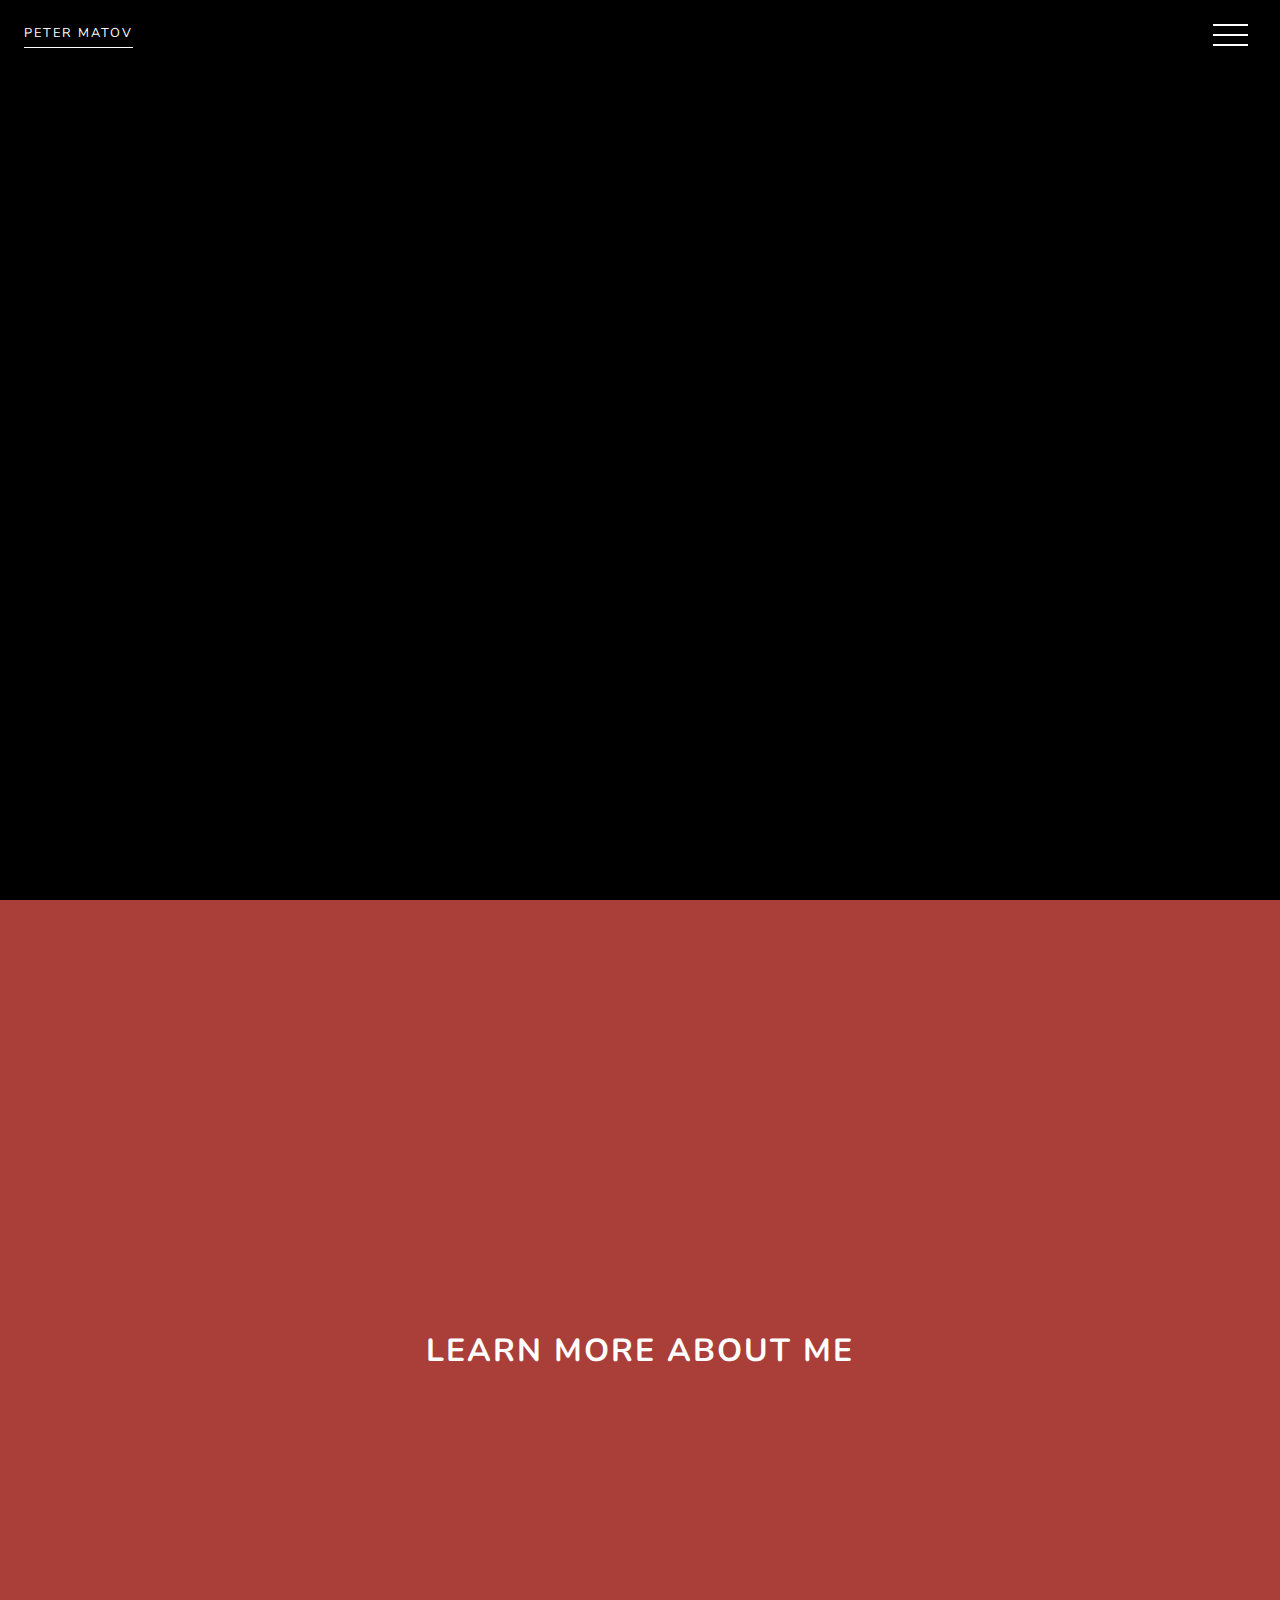
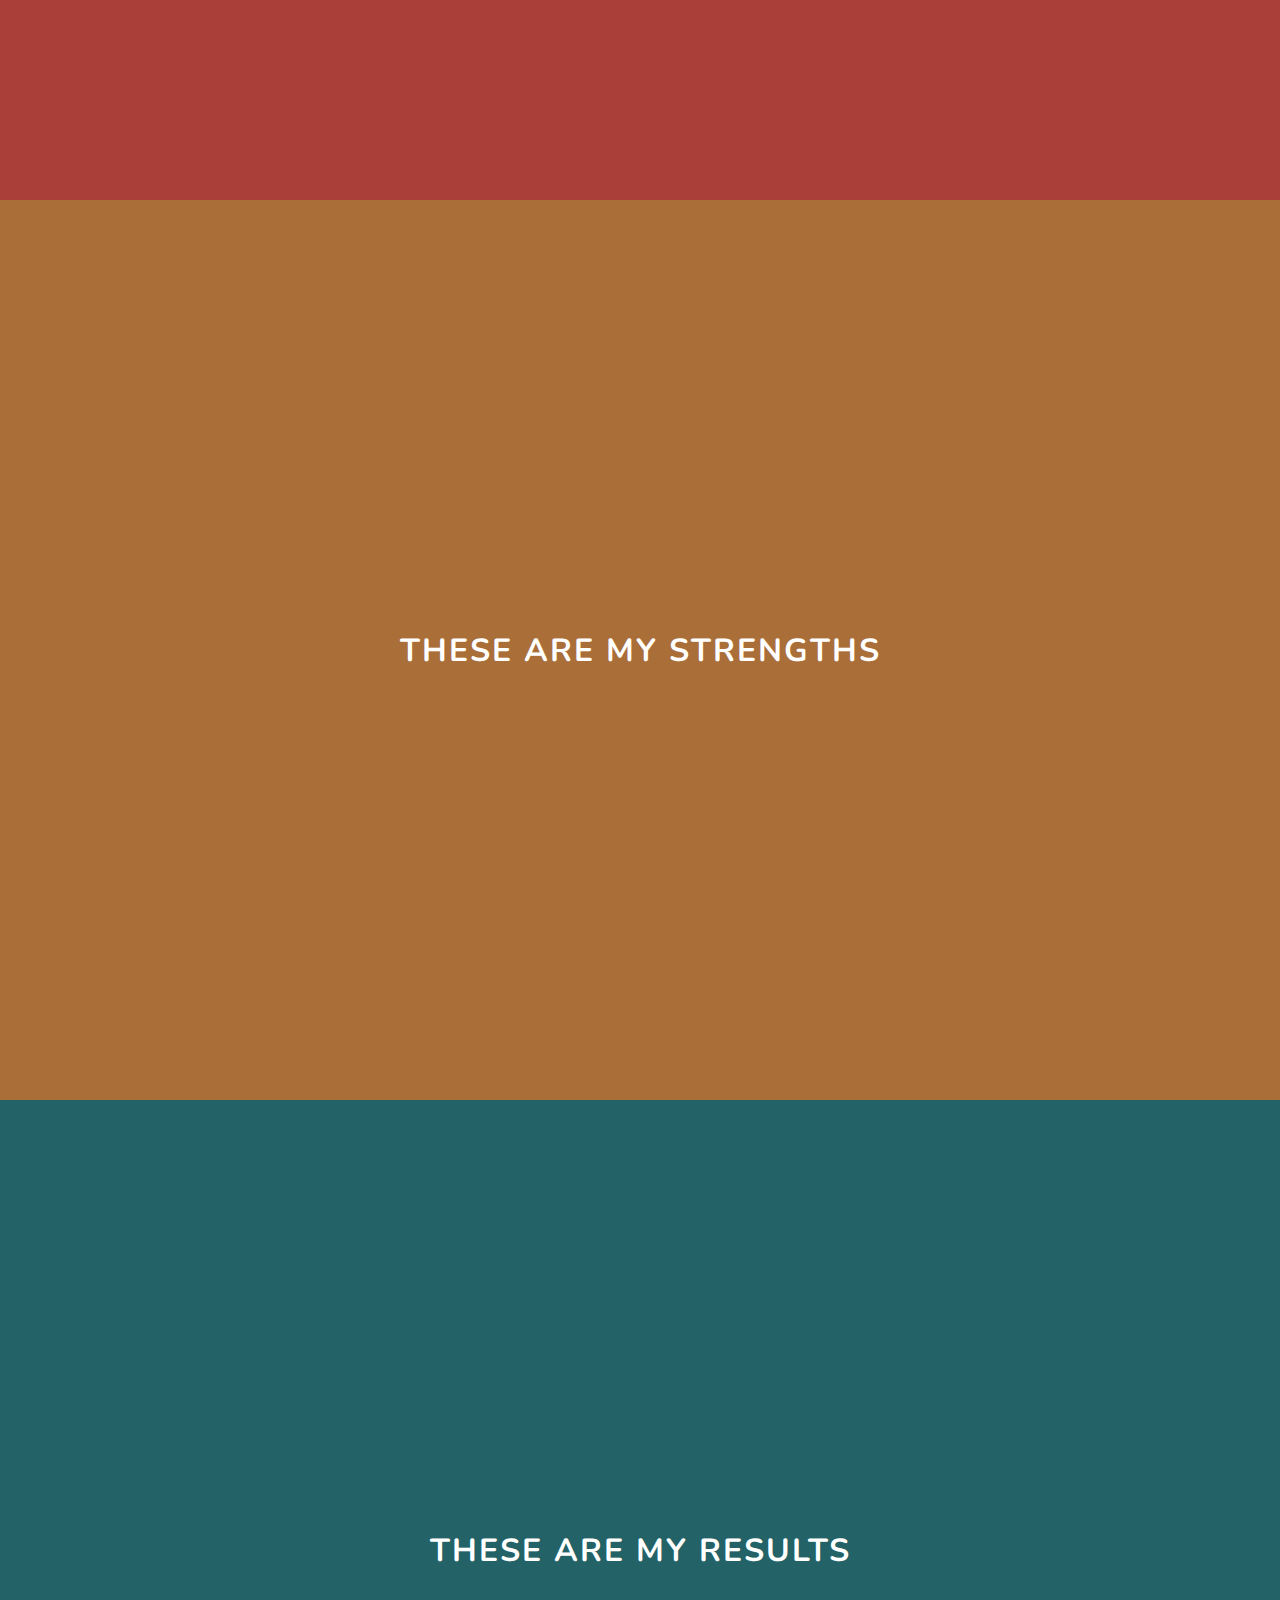
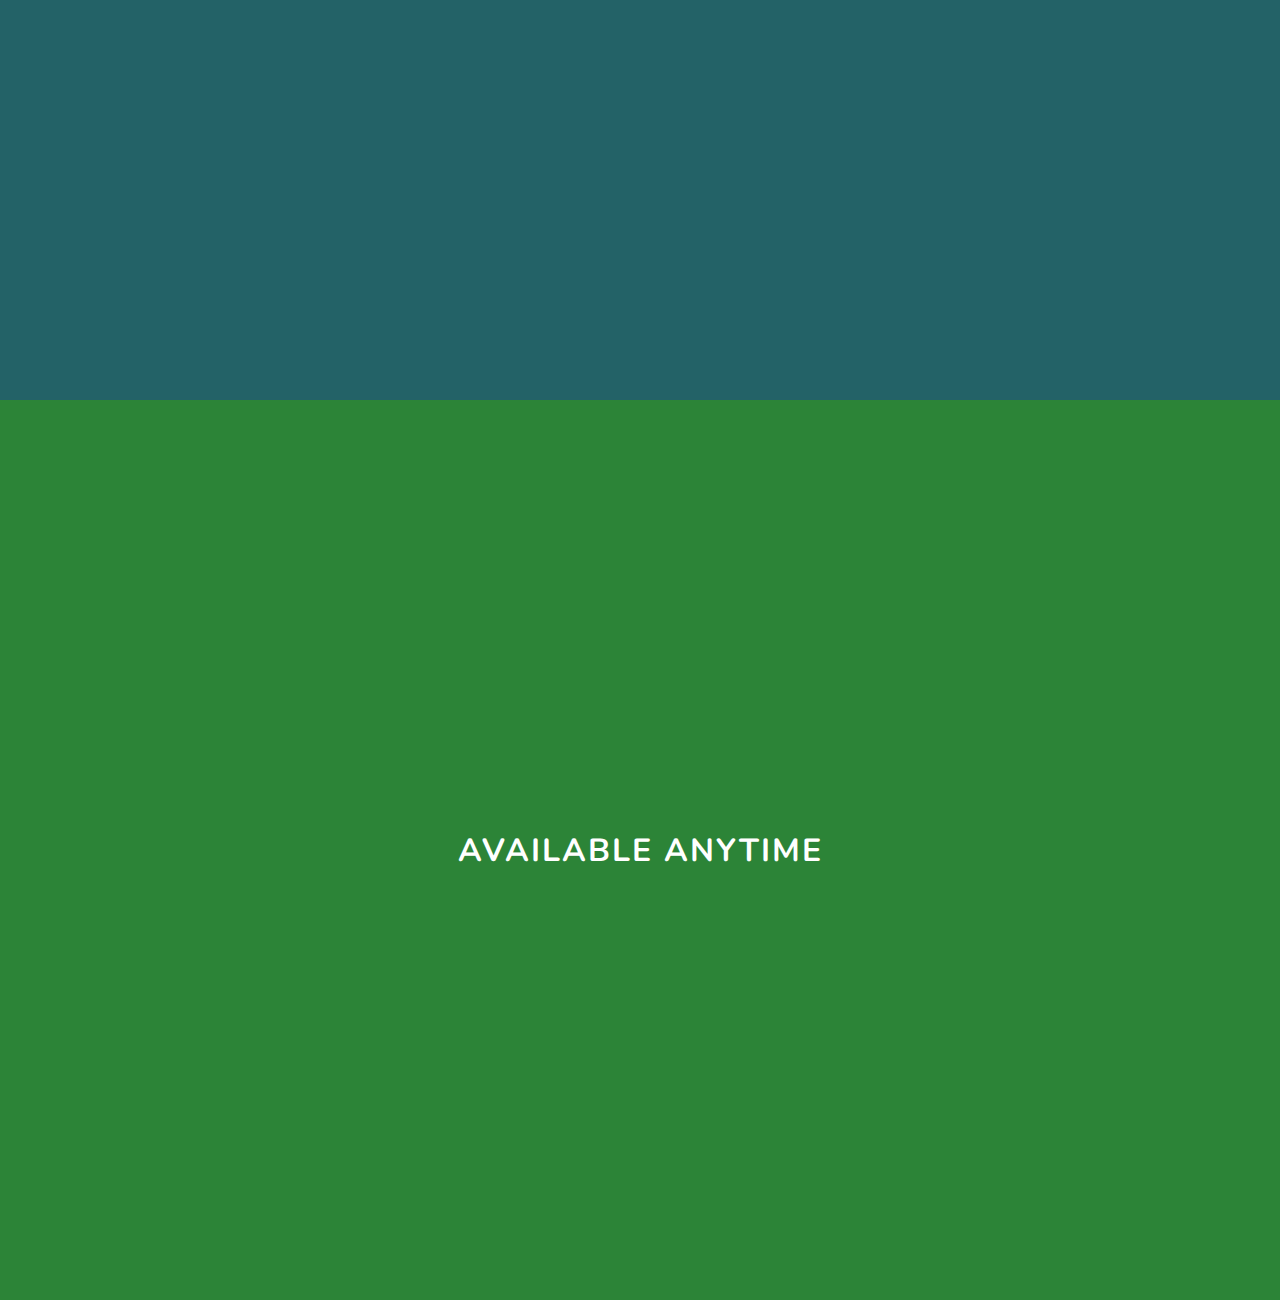
<file: Animated-Navigation/index.html>
<!DOCTYPE html>
<html lang="en">
<head>
  <meta charset="UTF-8">
  <meta name="viewport" content="width=device-width, initial-scale=1.0">
  <title>Animated Navigation</title>
  <link rel="icon" type="image/png" href="favicon.png">
  <link rel="stylesheet" href="style.css">
</head>
<body>
  <!-- Menu Overlay -->
  <div class="overlay overlay-slide-left" id="overlay">
    <!-- Menu Items -->
    <nav>
      <ul>
        <li id="nav-1" class="slide-out-1"><a href="#">Home</a></li>
        <li id="nav-2" class="slide-out-2"><a href="#about">About</a></li>
        <li id="nav-3" class="slide-out-3"><a href="#skills">Skills</a></li>
        <li id="nav-4" class="slide-out-4"><a href="#projects">Projects</a></li>
        <li id="nav-5" class="slide-out-5"><a href="#contact">Contact</a></li>
      </ul>
    </nav>
  </div>
  <!-- Menu Bars -->
  <div class="menu-bars" id="menu-bars">
    <div class="bar1"></div>
    <div class="bar2"></div>
    <div class="bar3"></div>
  </div>
  <!-- Sections -->
  <section id="home"><a  target="_blank">Peter Matov</a></section>
  <section id="about"><h1>Learn More About Me</h1></section>
  <section id="skills"><h1>These Are My Strengths</h1></section>
  <section id="projects"><h1>These Are My Results</h1></section>
  <section id="contact"><h1>Available Anytime</h1></section>
  <!-- Script -->
  <script src="script.js"></script>
</body>
</html>
</file>
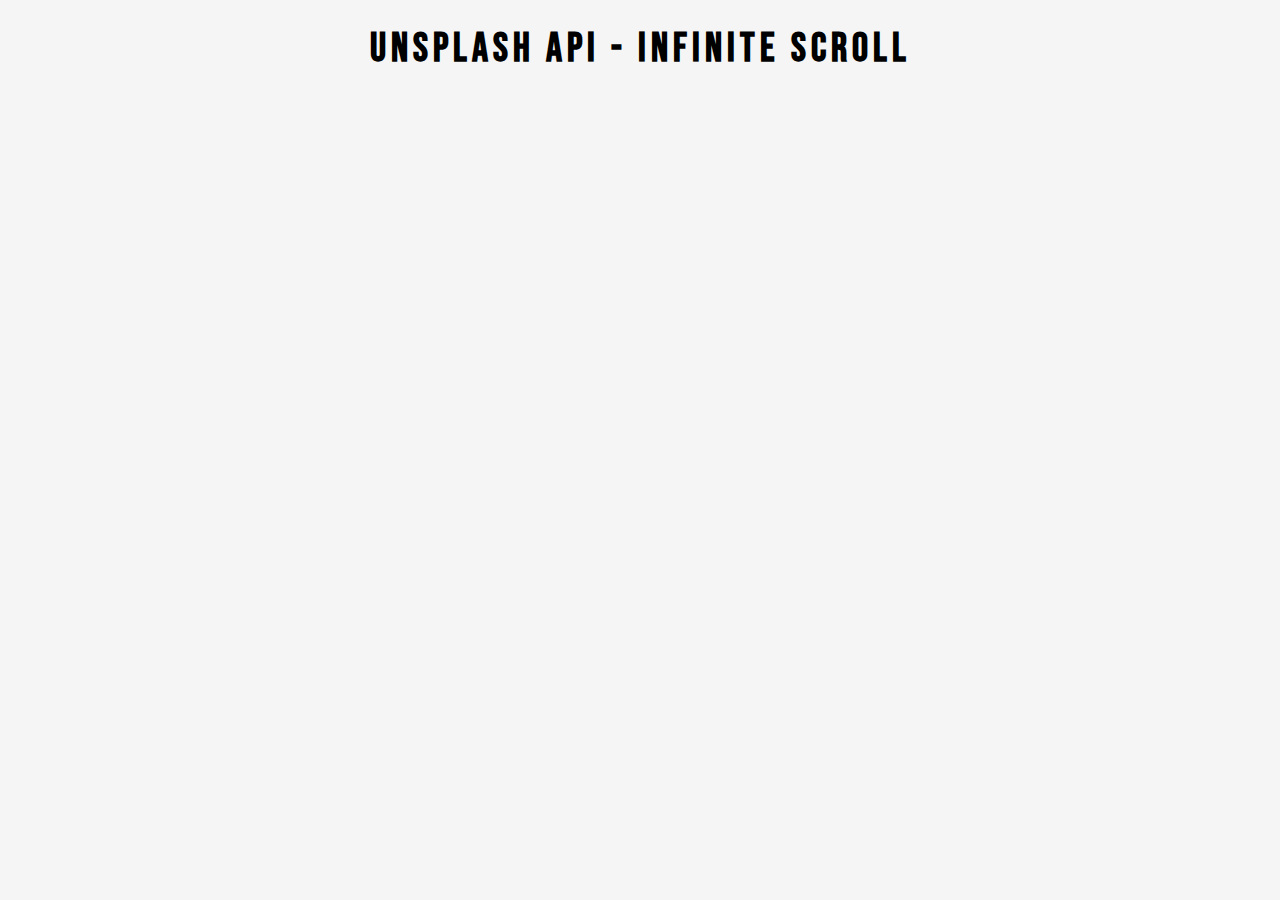
<file: Infinite-Scroll/index.html>
<!DOCTYPE html>
<html lang="en">
<head>
    <meta charset="UTF-8">
    <meta name="viewport" content="width=device-width, initial-scale=1.0">
    <title>Infinite Scroll</title>
    <link rel="icon" type="image/png" href="https://s2.googleusercontent.com/s2/favicons?domain=www.jacinto.design">
    <link rel="stylesheet" href="style.css">
</head>
<body>
    <!-- Title -->
    <h1>Unsplash API - Infinite Scroll</h1>
    <!-- Loader -->
    <div class="loader" id="loader" hidden>
        <img src="loader.svg" alt="Loading">
    </div>
    <!-- Image Container -->
    <div class="image-container" id="image-container"></div>
    <!-- Script -->
    <script src="script.js"></script>
</body>
</html>
</file>
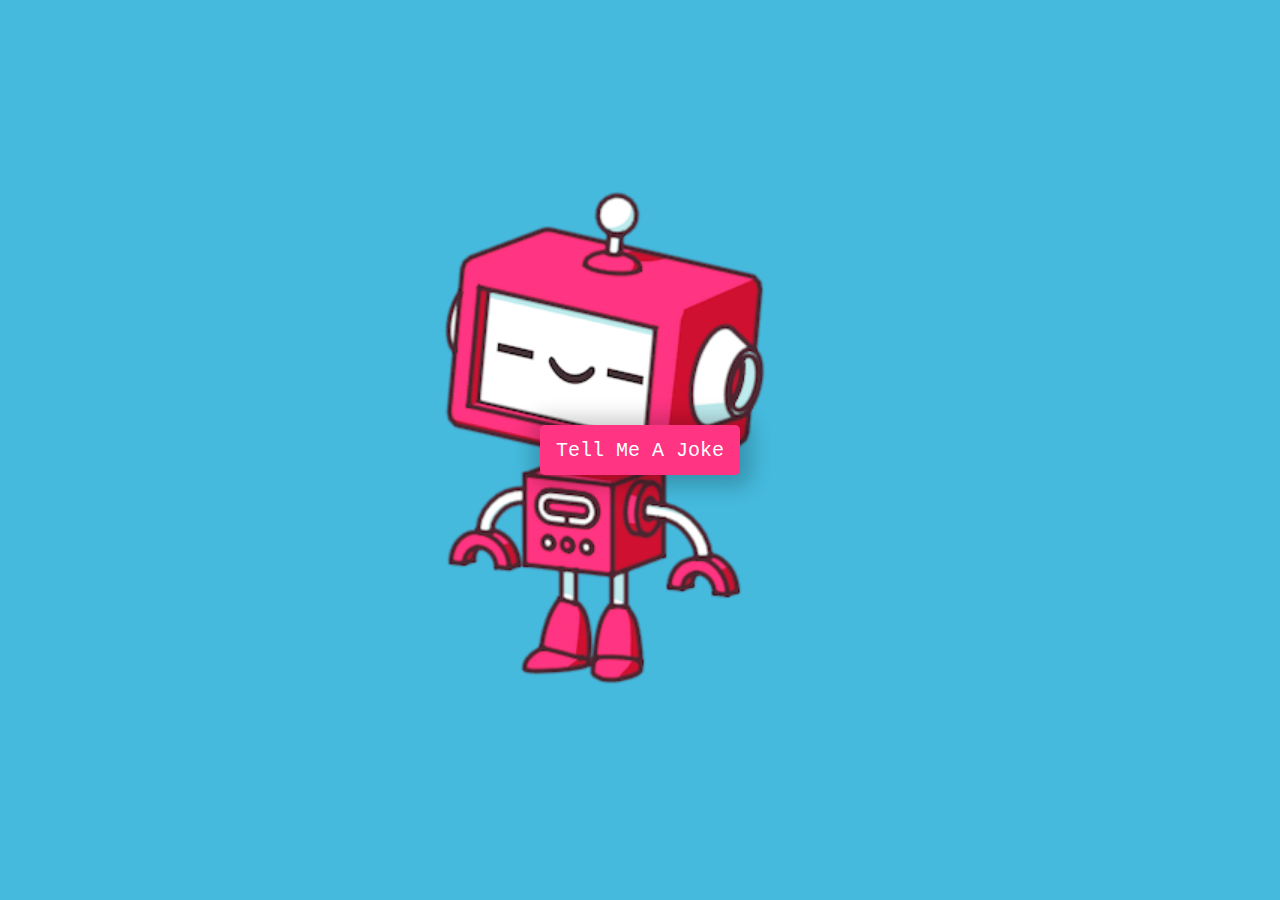
<file: Joke-Teller/index.html>
<!DOCTYPE html>
<html lang="en">
<head>
    <meta charset="UTF-8">
    <meta name="viewport" content="width=device-width, initial-scale=1.0">
    <title>Joke Teller</title>
    <link rel="icon" type="image/png" href="favicon.png">
    <link rel="stylesheet" href="style.css">
</head>
<body>
    <div class="container">
        <button id="button">Tell Me A Joke</button>    
        <audio id="audio" controls hidden></audio>   
    </div>
    <!-- Script -->
    <script src="voiceRSS.js"></script>
    <script src="script.js"></script>
</body>
</html>
</file>
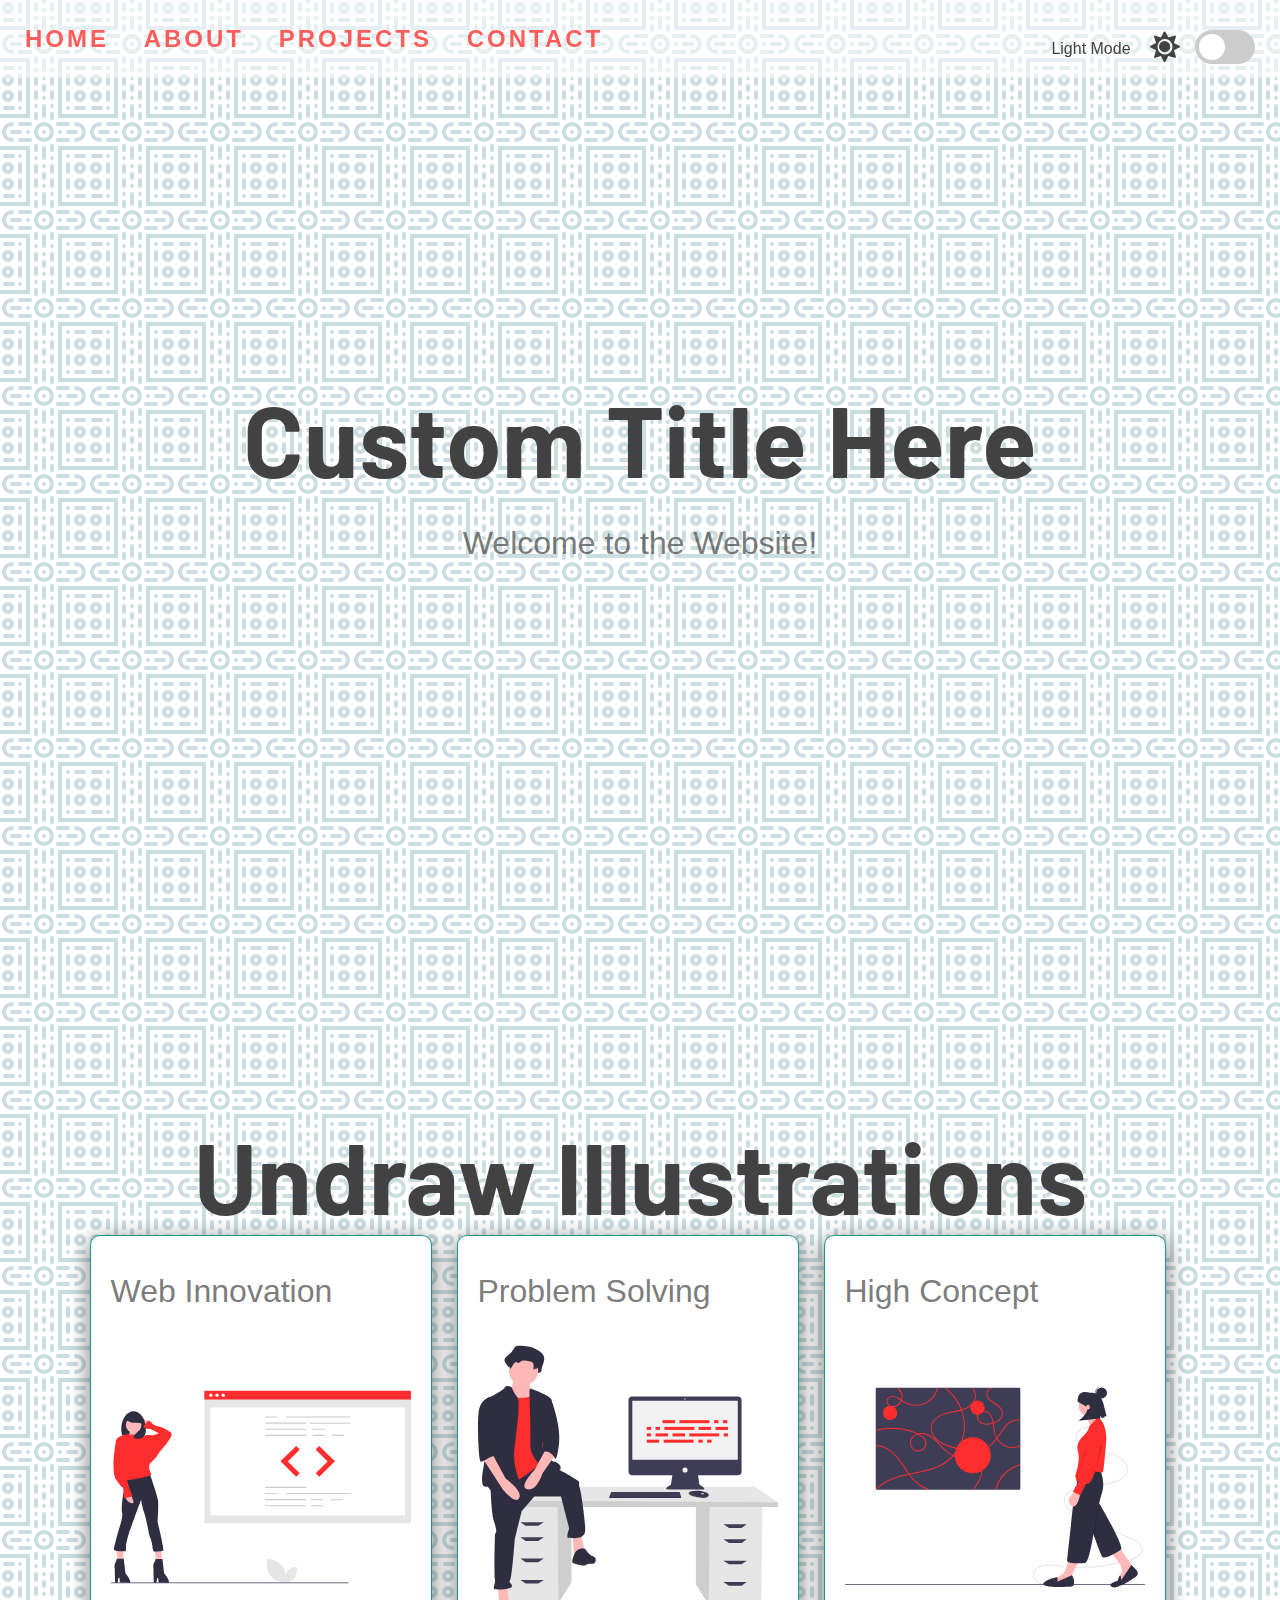
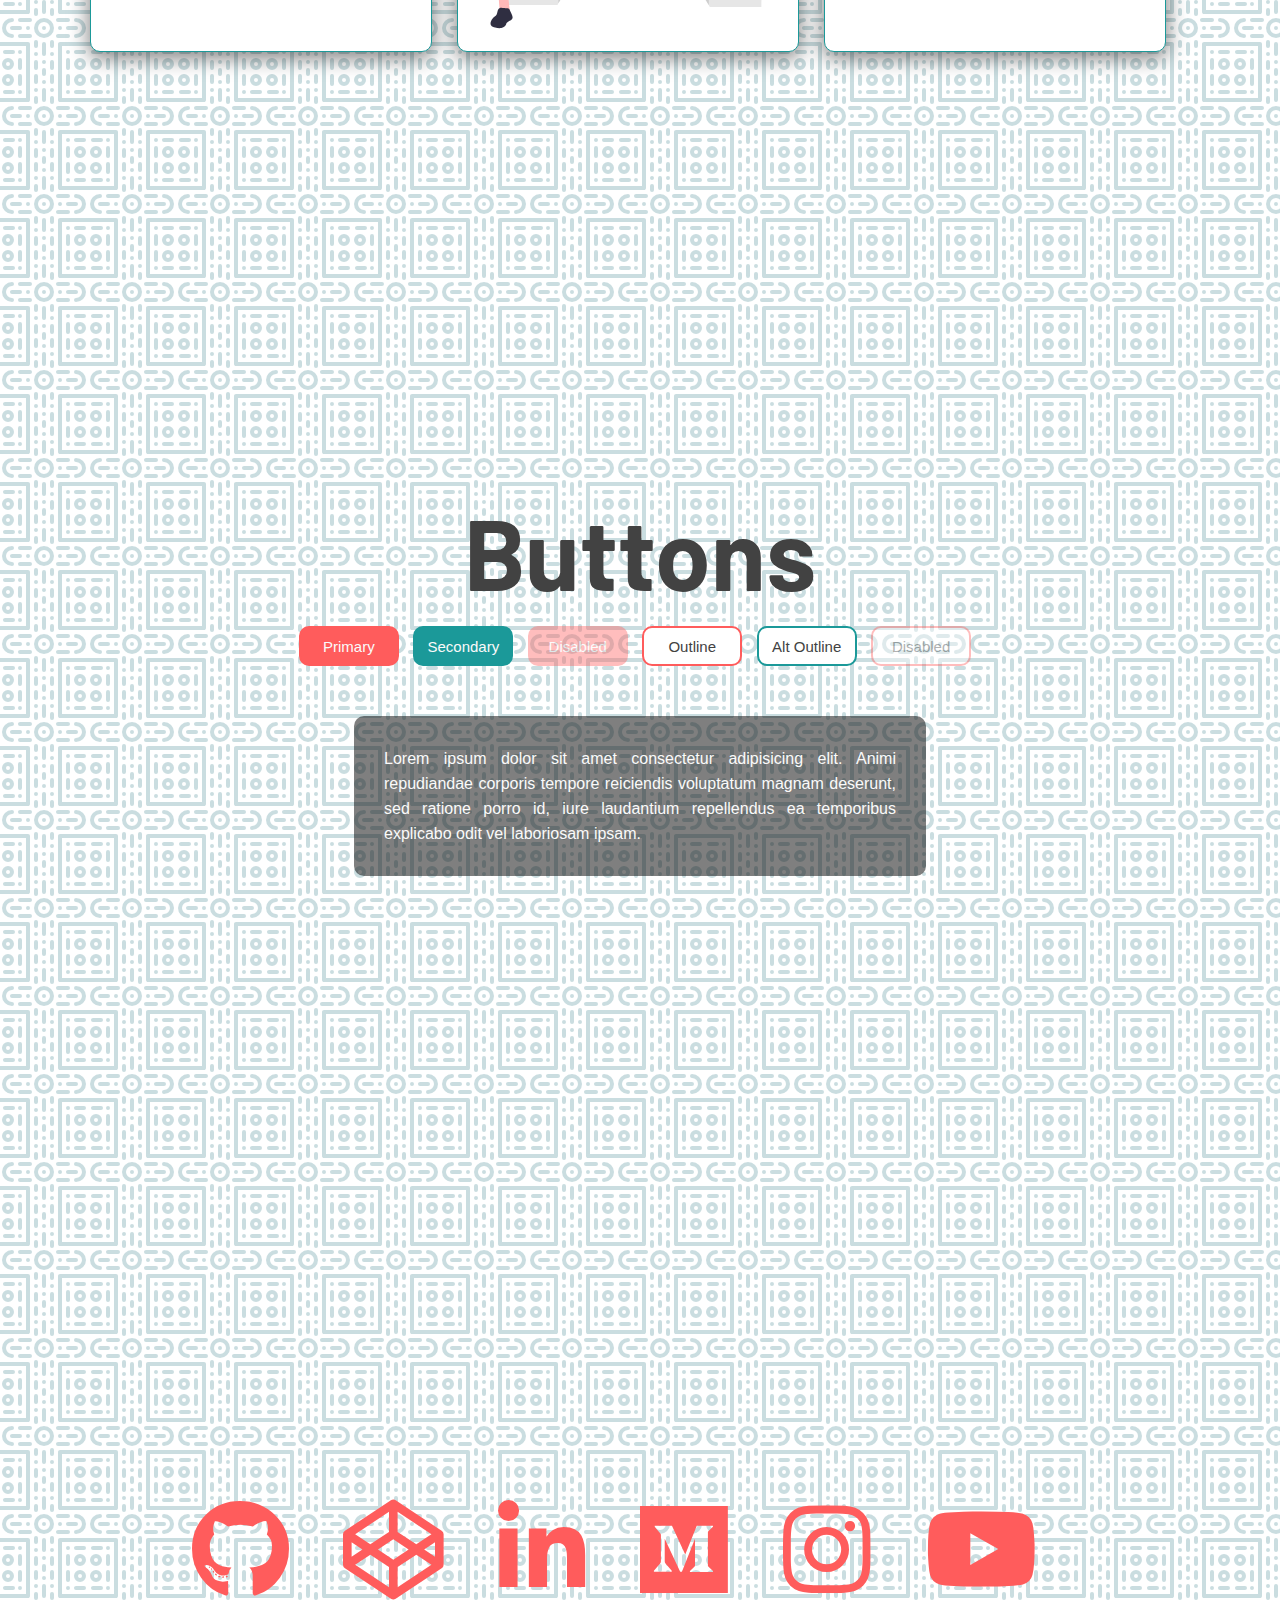
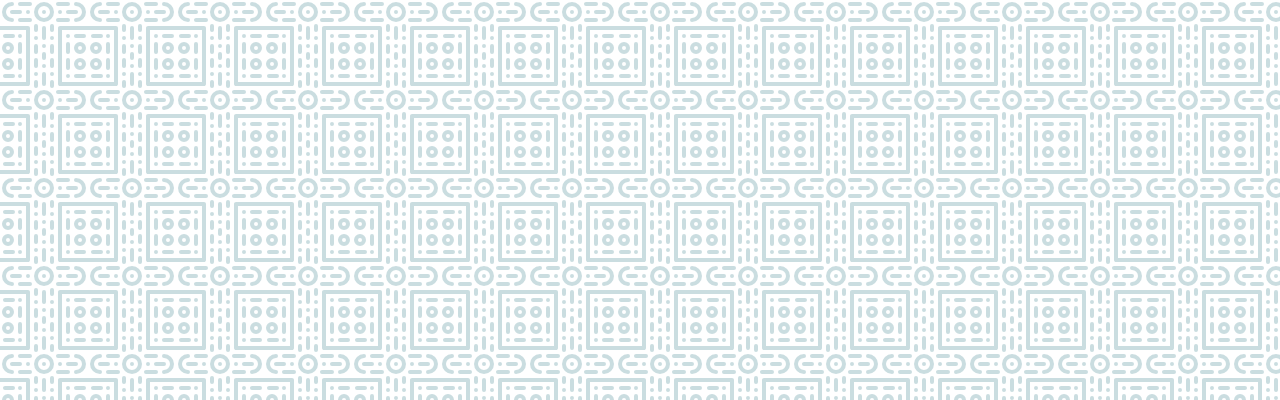
<file: light-dark-mode/index.html>
<!DOCTYPE html>
<html lang="en">
<head>
    <meta charset="UTF-8">
    <meta name="viewport" content="width=device-width, initial-scale=1.0">
    <title>Light Dark Mode</title>
    <link rel="icon" type="image/png" href="https://s2.googleusercontent.com/s2/favicons?domain=www.jacinto.design">
    <link rel="stylesheet" href="https://cdnjs.cloudflare.com/ajax/libs/font-awesome/5.10.2/css/all.min.css"/>
    <link rel="stylesheet" href="style.css">
</head>
<body>
    <!-- Dark Mode Switch -->
    <div class="theme-switch-wrapper">
        <span id="toggle-icon">
            <span class="toggle-text">Light Mode</span>
            <i class="fas fa-sun"></i>
        </span>
        <label class="theme-switch">
            <input type="checkbox">
            <div class="slider round"></div>
        </label>
    </div>
    <!-- Navigation -->
    <nav id="nav">
        <a href="#home">HOME</a>
        <a href="#about">ABOUT</a>
        <a href="#projects">PROJECTS</a>
        <a href="#contact">CONTACT</a>
    </nav>
    <!-- Home Section -->
    <section id="home">
        <div class="title-group">
            <h1>Custom Title Here</h1>
            <h2>Welcome to the Website!</h2>
        </div>
    </section>
    <!-- About Section -->
    <section id="about">
        <h1>Undraw Illustrations</h1>
        <div class="about-container">
            <div class="image-container">
                <h2>Web Innovation</h2>
                <img src="img/undraw_proud_coder_light.svg" alt="Proud Coder" id="image1">
            </div>
            <div class="image-container">
                <h2>Problem Solving</h2>
                <img src="img/undraw_feeling_proud_light.svg" alt="Proud Coder" id="image2">
            </div>
            <div class="image-container">
                <h2>High Concept</h2>
                <img src="img/undraw_conceptual_idea_light.svg" alt="Idea" id="image3">
            </div>
        </div>
    </section>
    <!-- Projects Section -->
    <section id="projects">
        <h1>Buttons</h1>
        <div class="buttons">
            <button class="primary">Primary</button>
            <button class="secondary">Secondary</button>
            <button class="primary" disabled>Disabled</button>
            <button class="outline">Outline</button>
            <button class="secondary outline">Alt Outline</button>
            <button class="outline" disabled>Disabled</button>
        </div>
        <div class="text-box" id="text-box">
            <p>Lorem ipsum dolor sit amet consectetur adipisicing elit. Animi repudiandae corporis tempore reiciendis voluptatum magnam deserunt, sed ratione porro id, iure laudantium repellendus ea temporibus explicabo odit vel laboriosam ipsam.</p>
        </div>
    </section>
    <!-- Contact Section -->
    <section id="contact">
        <div class="social-icons">
            <i class="fab fa-github"></i>
            <i class="fab fa-codepen"></i>
            <i class="fab fa-linkedin-in"></i>
            <i class="fab fa-medium"></i>
            <i class="fab fa-instagram"></i>
            <i class="fab fa-youtube"></i>
        </div>
    </section>
    <!-- Script -->
    <script src="script.js"></script>
</body>
</html>
</file>
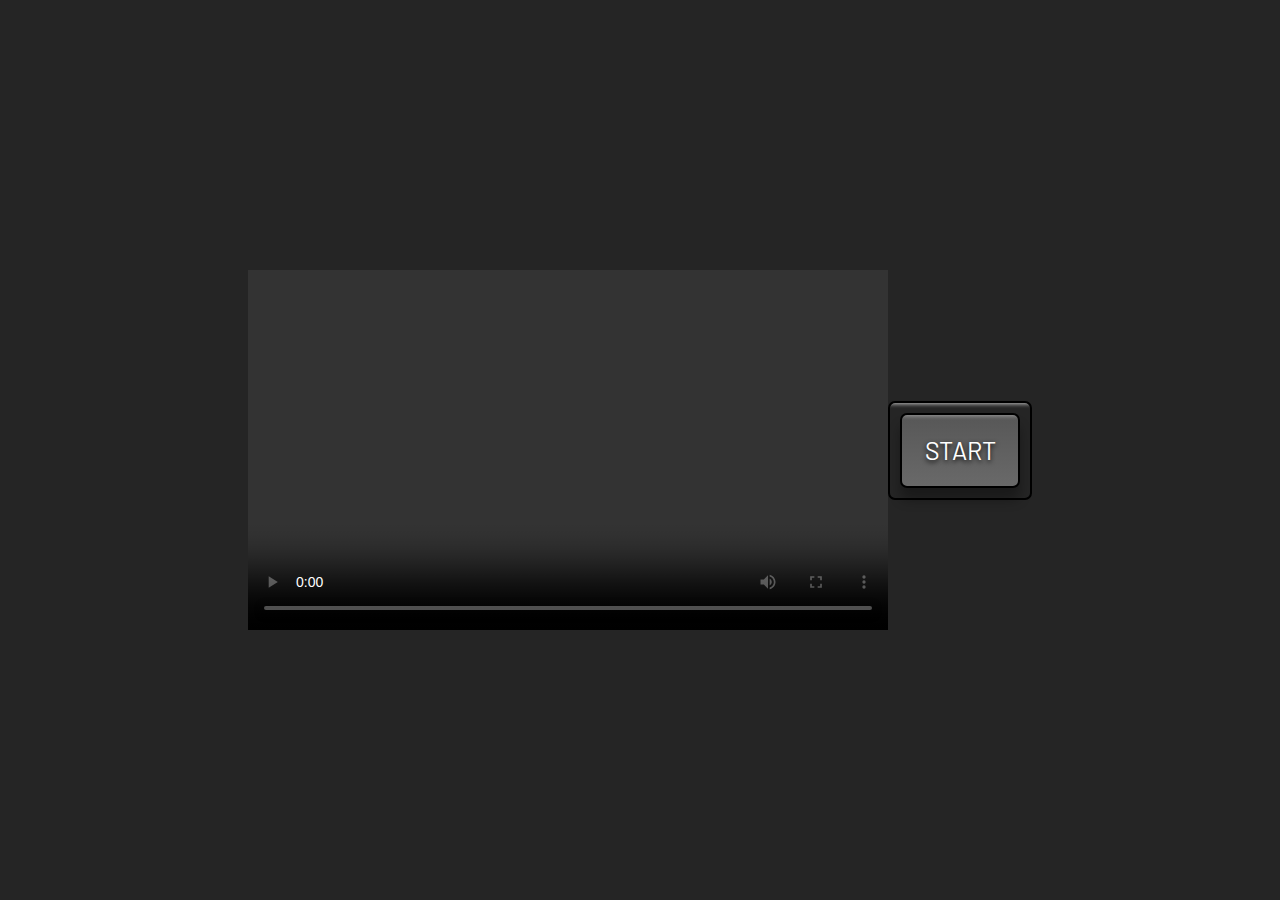
<file: Picture-In-Picture/index.html>
<!DOCTYPE html>
<html lang="en">
<head>
    <meta charset="UTF-8">
    <meta name="viewport" content="width=device-width, initial-scale=1.0">
    <title>Picture-In-Picture</title>
    <link rel="icon" type="image/png" href="favicon.png">
    
   
    <link rel="stylesheet" href="https://cdnjs.cloudflare.com/ajax/libs/font-awesome/5.10.2/css/all.min.css"/>
    <link rel="stylesheet" href="style.css">
</head>
<body>
    <!-- Video -->
    <video  id="video" controls height="360" width="640" ></video>
    <!-- Button -->
    <div class="button-container">
        <button id="button">START</button>
    </div>
    <!-- Script -->
    <script src="script.js"></script>
</body>
</html>
</file>
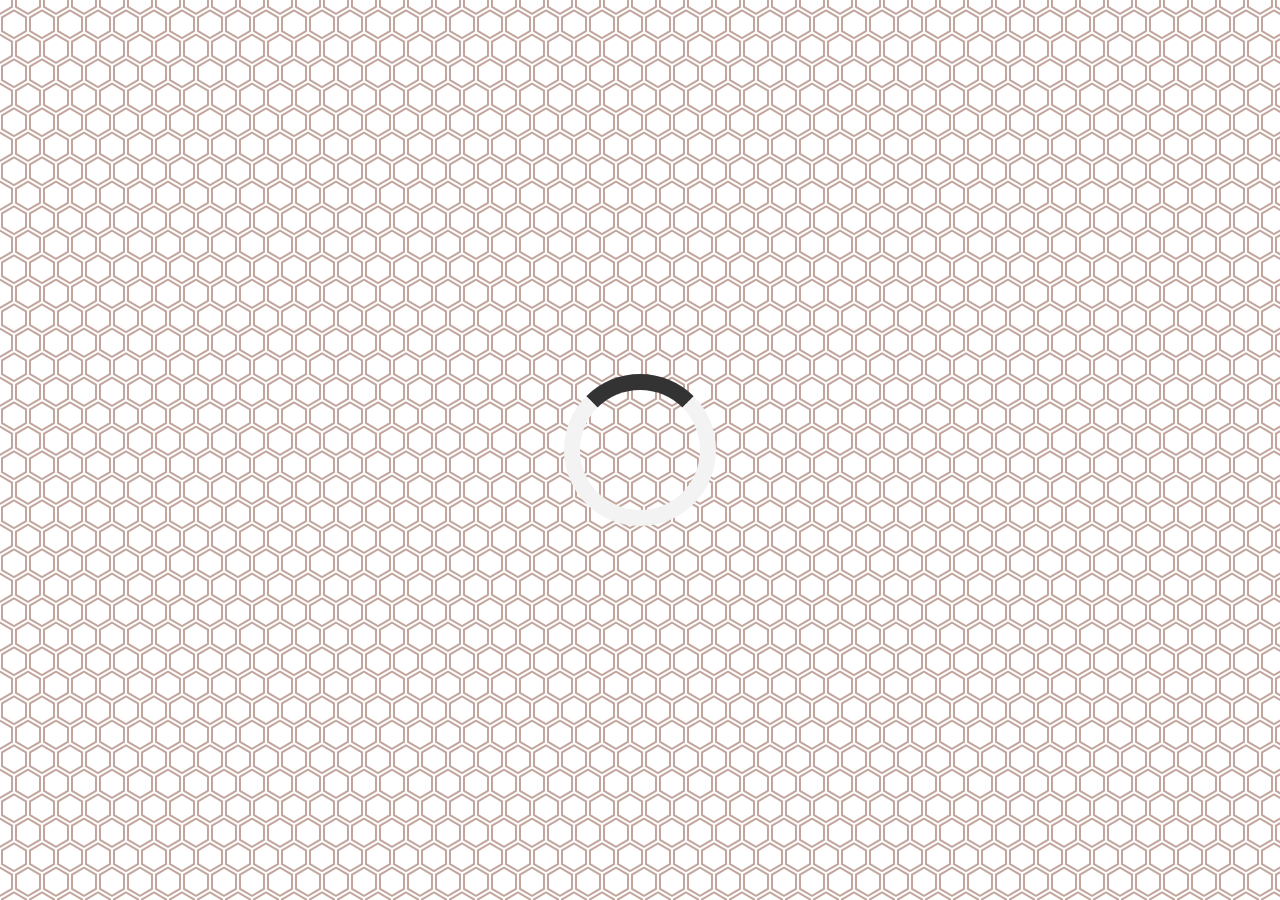
<file: Quote-Generator/index.html>
<!DOCTYPE html>
<html lang="en">
<head>
    <meta charset="UTF-8">
    <meta name="viewport" content="width=device-width, initial-scale=1.0">
    <title>Quote Generator</title>
    <link rel="icon" type="image/png" href="favicon.png">
    
    <!-- Old Favicon - Grab Icon From Google (Might be unsupported in the future) -->
    <!-- <link rel="icon" type="image/png" href="https://s2.googleusercontent.com/s2/favicons?domain=jacinto.design"> -->

    <link rel="stylesheet" href="https://cdnjs.cloudflare.com/ajax/libs/font-awesome/5.10.2/css/all.min.css"/>
    <link rel="stylesheet" href="style.css">
</head>
<body>
    <div class="quote-container" id="quote-container">
        <!-- Quote -->
        <div class="quote-text">
            <i class="fas fa-quote-left"></i>
            <span id="quote"></span>
        </div>
        <!-- Author  -->
        <div class="quote-author">
            <span id="author"></span>
        </div>
        <!-- Buttons -->
        <div class="button-container">
            <button class="twitter-button" id="twitter" title="Tweet this">
                <i class="fab fa-twitter"></i>
            </button>
            <button id="new-quote">New Quote</button>
        </div>
    </div>
    <!-- Loader -->
    <div class="loader" id="loader"></div>
    <!-- Script -->
    <script src="script.js"></script>
</body>
</html>
</file>
<file: Animated-Navigation/style.css>
@import url("https://fonts.googleapis.com/css?family=Nunito&display=swap");

:root {
  --primaryColor: #fff;
  --navColor1: #21292c;
  --navColor2: #aa3e39;
  --navColor3: #aa6e39;
  --navColor4: #236267;
  --navColor5: #2c8437;
}

html {
  box-sizing: border-box;
}

body {
  margin: 0;
  background: #000;
  font-family: Nunito, sans-serif;
}

/* --- Navigation Menu ------------------------------ */

/* Overlay */
.overlay {
  position: fixed;
  z-index: 9;
  top: 0;
  left: 0;
  width: 100vw;
  height: 100vh;
  background-color: rgba(0, 0, 0, 0.7);
  transform: translateX(-100vw);
}

.overlay-slide-right {
  transition: all 0.4s ease-in-out;
  transform: translateX(0);
}

.overlay-slide-left {
  transition: all 0.8s ease-in-out;
  transform: translateX(-100vw);
}

/* Nav Menu Items */
nav,
nav ul {
  height: 100vh;
  margin: 0;
  padding: 0;
}

nav ul {
  display: flex;
  flex-direction: column;
  justify-content: stretch;
  list-style: none;
}

nav ul li {
  height: 20%;
  overflow: hidden;
}

nav li a {
  position: relative;
  top: 45%;
  color: #fff;
  text-transform: uppercase;
  letter-spacing: 4px;
  text-decoration: none;
  display: block;
  text-align: center;
}

nav li a:hover {
  transform: scale(1.2);
}

nav li a::before {
  content: "";
  width: 25vw;
  height: 3px;
  background-color: #fff;
  position: absolute;
  top: 47.5%;
  left: 0;
  opacity: 0;
}

nav li a:hover::before {
  opacity: 1;
}

nav li:nth-of-type(1) {
  background-color: var(--navColor1);
}

nav li:nth-of-type(2) {
  background-color: var(--navColor2);
}

nav li:nth-of-type(3) {
  background-color: var(--navColor3);
}

nav li:nth-of-type(4) {
  background-color: var(--navColor4);
}

nav li:nth-of-type(5) {
  background-color: var(--navColor5);
}

/* Slide in animation with delay for each */
.slide-in-1 {
  animation: slide-in 0.4s linear 0.2s both;
}

.slide-in-2 {
  animation: slide-in 0.4s linear 0.4s both;
}

.slide-in-3 {
  animation: slide-in 0.4s linear 0.6s both;
}

.slide-in-4 {
  animation: slide-in 0.4s linear 0.8s both;
}

.slide-in-5 {
  animation: slide-in 0.4s linear 1s both;
}

@keyframes slide-in {
  from {
    transform: translateX(-100%);
  }

  to {
    transform: translateX(0);
  }
}

/* Slide out animation with delay for each */
.slide-out-1 {
  animation: slide-out 0.3s linear 0.5s both;
}

.slide-out-2 {
  animation: slide-out 0.3s linear 0.4s both;
}

.slide-out-3 {
  animation: slide-out 0.3s linear 0.3s both;
}

.slide-out-4 {
  animation: slide-out 0.3s linear 0.2s both;
}

.slide-out-5 {
  animation: slide-out 0.3s linear 0.1s both;
}

@keyframes slide-out {
  from {
    transform: translateX(0);
  }

  to {
    transform: translateX(-100%);
  }
}

/* --- Menu Bars ------------------------------------ */

.menu-bars {
  position: fixed;
  top: 1rem;
  right: 2rem;
  z-index: 10;
  display: inline;
  cursor: pointer;
}

.bar1,
.bar2,
.bar3 {
  width: 35px;
  height: 2px;
  background-color: #fff;
  margin: 8px 0;
  transition: 0.4s;
}

/* Rotate first bar */
.change .bar1 {
  transform: rotate(-45deg) translate(-7px, 8px);
}

/* Fade out the second bar */
.change .bar2 {
  opacity: 0;
}

/* Rotate last bar */
.change .bar3 {
  transform: rotate(45deg) translate(-6px, -8px);
}

/* --- Sections ------------------------------------ */

section {
  width: 100%;
  height: 100vh;
  position: relative;
  display: flex;
  justify-content: center;
  align-items: center;
  text-transform: uppercase;
  letter-spacing: 2px;
  color: var(--primaryColor);
}

section#home {
  background-image: url("https://images.unsplash.com/photo-1581453904507-626ddb717f14?ixlib=rb-1.2.1&ixid=eyJhcHBfaWQiOjEyMDd9&auto=format&fit=crop&w=2089&q=80");
  background-size: cover;
  background-position: center center;
}

section#home a {
  position: absolute;
  z-index: 2;
  top: 1.5rem;
  left: 1.5rem;
  text-decoration: none;
  font-size: 0.8rem;
  padding-bottom: 5px;
  color: var(--primaryColor);
  border-bottom: 1px solid var(--primaryColor);
}

section#about {
  background-color: var(--navColor2);
}

section#skills {
  background-color: var(--navColor3);
}

section#projects {
  background-color: var(--navColor4);
}

section#contact {
  background-color: var(--navColor5);
}

/* Media Query: Large Smartphone (Vertical) */
@media (max-width: 600px) {
  section#home a {
    top: 1rem;
    left: 1rem;
  }

  .menu-bars {
    top: 0.5rem;
    right: 1rem;
  }
}
</file>
<file: Infinite-Scroll/style.css>
@import url('https://fonts.googleapis.com/css2?family=Bebas+Neue&family=Montserrat:ital@1&display=swap');

html {
  box-sizing: border-box;
}

body {
  margin: 0;
  background: whitesmoke;
  font-family: Bebas Neue, sans-serif;
}


h1 {
  text-align: center;
  margin-top: 25px;
  margin-bottom: 25px;
  font-size: 40px;
  letter-spacing: 5px;

}

/* Loader */

.loader {
  position: fixed;
  top: 0;
  bottom: 0;
  left: 0;
  background: rgba(255, 255, 255, 0.8);
}


.loader img {
  position: fixed;
  top: 50%;
  left: 50%;
  transform: translate(-50%, -50%); 
}

/* Image Container */
.image-container {
  margin: 10px 30%;
}

.image-container img {
  width: 100%;
  margin-top: 5px;
}


/* Media Query: Large Smartphone */
@media screen and (max-width: 600px){
  h1 {
    font-size: 20px;
  }

  .image-container {
    margin: 10px;
  }
}
</file>
<file: Joke-Teller/style.css>
/* ROBOT.GIF from Giphy - https://giphy.com/gifs/robot-cinema-4d-eyedesyn-3o7abtn7DuREEpsyWY */

html {
  box-sizing: border-box;
}

body {
  margin: 0;
  background: #45badd;
}

.container {
  height: 100vh;
  width: 100vw;
  display: flex;
  flex-direction: column;
  justify-content: center;
  align-items: center;
  background: url('./robot.gif');
  background-size: contain;
  background-position: left center;
  background-repeat: no-repeat;
}

button {
  cursor: pointer;
  outline: none;
  width: 200px;
  height: 50px;
  font-family: Courier, monospace;
  font-size: 20px;
  color: white;
  background: #ff3482;
  border: none;
  border-radius: 5px;
  box-shadow: 2px 2px 20px 10px rgba(0, 0, 0, 0.2);
}

button:hover {
  filter: brightness(95%);
}

button:active {
  transform: scale(0.98);
}

button:disabled {
  cursor: default;
  filter: brightness(30%);
}

/* Media Query: Tablet or Smaller */
@media screen and (max-width: 1000px) {
  .container {
    background-position: center center;
    background-size: cover;
  }

  button {
    box-shadow: 5px 5px 30px 20px rgba(0, 0, 0, 0.5);
  }
}
</file>
<file: light-dark-mode/style.css>
@import url('https://fonts.googleapis.com/css2?family=Barlow&family=Josefin+Sans&display=swap');

:root {
  --primary-color: rgb(255, 92, 92);
  --primary-variant: #ff2d2d;
  --secondary-color: #1b9999;
  --on-primary: rgb(250, 250, 250);
  --on-background: rgb(66, 66, 66);
  --on-background-alt: rgba(66, 66, 66, 0.7);
  --background: rgb(255, 255, 255);
  --box-shadow: 0 5px 20px 1px rgba(0, 0, 0, 0.5);
}

[data-theme="dark"] {
  --primary-color: rgb(150, 65, 255);
  --primary-variant: #6c63ff;
  --secondary-color: #03dac5;
  --on-primary: #000;
  --on-background: rgba(255, 255, 255, 0.9);
  --on-background-alt: rgba(255, 255, 255, 0.7);
  --background: #121212;
}

html {
  box-sizing: border-box;
  scroll-behavior: smooth;
}

body {
  margin: 0;
  color: var(--on-background);
  font-family: Josefin, sans-serif;
  background-color: var(--background);
background-image: url("data:image/svg+xml,%3Csvg xmlns='http://www.w3.org/2000/svg' width='88' height='88' viewBox='0 0 88 88'%3E%3Cg fill='%23669ca5' fill-opacity='0.35'%3E%3Cpath fill-rule='evenodd' d='M29.42 29.41c.36-.36.58-.85.58-1.4V0h-4v26H0v4h28c.55 0 1.05-.22 1.41-.58h.01zm0 29.18c.36.36.58.86.58 1.4V88h-4V62H0v-4h28c.56 0 1.05.22 1.41.58zm29.16 0c-.36.36-.58.85-.58 1.4V88h4V62h26v-4H60c-.55 0-1.05.22-1.41.58h-.01zM62 26V0h-4v28c0 .55.22 1.05.58 1.41.37.37.86.59 1.41.59H88v-4H62zM18 36c0-1.1.9-2 2-2h10a2 2 0 1 1 0 4H20a2 2 0 0 1-2-2zm0 16c0-1.1.9-2 2-2h10a2 2 0 1 1 0 4H20a2 2 0 0 1-2-2zm16-26a2 2 0 0 1 2-2 2 2 0 0 1 2 2v4a2 2 0 0 1-2 2 2 2 0 0 1-2-2v-4zm16 0a2 2 0 0 1 2-2 2 2 0 0 1 2 2v4a2 2 0 0 1-2 2 2 2 0 0 1-2-2v-4zM34 58a2 2 0 0 1 2-2 2 2 0 0 1 2 2v4a2 2 0 0 1-2 2 2 2 0 0 1-2-2v-4zm16 0a2 2 0 0 1 2-2 2 2 0 0 1 2 2v4a2 2 0 0 1-2 2 2 2 0 0 1-2-2v-4zM34 78a2 2 0 0 1 2-2 2 2 0 0 1 2 2v6a2 2 0 0 1-2 2 2 2 0 0 1-2-2v-6zm16 0a2 2 0 0 1 2-2 2 2 0 0 1 2 2v6a2 2 0 0 1-2 2 2 2 0 0 1-2-2v-6zM34 4a2 2 0 0 1 2-2 2 2 0 0 1 2 2v6a2 2 0 0 1-2 2 2 2 0 0 1-2-2V4zm16 0a2 2 0 0 1 2-2 2 2 0 0 1 2 2v6a2 2 0 0 1-2 2 2 2 0 0 1-2-2V4zm-8 82a2 2 0 1 1 4 0v2h-4v-2zm0-68a2 2 0 1 1 4 0v10a2 2 0 1 1-4 0V18zM66 4a2 2 0 1 1 4 0v8a2 2 0 1 1-4 0V4zm0 72a2 2 0 1 1 4 0v8a2 2 0 1 1-4 0v-8zm-48 0a2 2 0 1 1 4 0v8a2 2 0 1 1-4 0v-8zm0-72a2 2 0 1 1 4 0v8a2 2 0 1 1-4 0V4zm24-4h4v2a2 2 0 1 1-4 0V0zm0 60a2 2 0 1 1 4 0v10a2 2 0 1 1-4 0V60zm14-24c0-1.1.9-2 2-2h10a2 2 0 1 1 0 4H58a2 2 0 0 1-2-2zm0 16c0-1.1.9-2 2-2h10a2 2 0 1 1 0 4H58a2 2 0 0 1-2-2zm-28-6a2 2 0 1 0 0-4 2 2 0 0 0 0 4zm8 26a2 2 0 1 0 0-4 2 2 0 0 0 0 4zm16 0a2 2 0 1 0 0-4 2 2 0 0 0 0 4zM36 20a2 2 0 1 0 0-4 2 2 0 0 0 0 4zm16 0a2 2 0 1 0 0-4 2 2 0 0 0 0 4zm-8-8a2 2 0 1 0 0-4 2 2 0 0 0 0 4zm0 68a2 2 0 1 0 0-4 2 2 0 0 0 0 4zm16-34a2 2 0 1 0 0-4 2 2 0 0 0 0 4zm16-12a2 2 0 1 0 0 4 6 6 0 1 1 0 12 2 2 0 1 0 0 4 10 10 0 1 0 0-20zm-64 0a2 2 0 1 1 0 4 6 6 0 1 0 0 12 2 2 0 1 1 0 4 10 10 0 1 1 0-20zm56-12a2 2 0 1 0 0-4 2 2 0 0 0 0 4zm0 48a2 2 0 1 0 0-4 2 2 0 0 0 0 4zm-48 0a2 2 0 1 0 0-4 2 2 0 0 0 0 4zm0-48a2 2 0 1 0 0-4 2 2 0 0 0 0 4zm24 32a10 10 0 1 1 0-20 10 10 0 0 1 0 20zm0-4a6 6 0 1 0 0-12 6 6 0 0 0 0 12zm36-36a6 6 0 1 1 0-12 6 6 0 0 1 0 12zm0-4a2 2 0 1 0 0-4 2 2 0 0 0 0 4zM10 44c0-1.1.9-2 2-2h8a2 2 0 1 1 0 4h-8a2 2 0 0 1-2-2zm56 0c0-1.1.9-2 2-2h8a2 2 0 1 1 0 4h-8a2 2 0 0 1-2-2zm8 24c0-1.1.9-2 2-2h8a2 2 0 1 1 0 4h-8a2 2 0 0 1-2-2zM3 68c0-1.1.9-2 2-2h8a2 2 0 1 1 0 4H5a2 2 0 0 1-2-2zm0-48c0-1.1.9-2 2-2h8a2 2 0 1 1 0 4H5a2 2 0 0 1-2-2zm71 0c0-1.1.9-2 2-2h8a2 2 0 1 1 0 4h-8a2 2 0 0 1-2-2zm6 66a6 6 0 1 1 0-12 6 6 0 0 1 0 12zm0-4a2 2 0 1 0 0-4 2 2 0 0 0 0 4zM8 86a6 6 0 1 1 0-12 6 6 0 0 1 0 12zm0-4a2 2 0 1 0 0-4 2 2 0 0 0 0 4zm0-68A6 6 0 1 1 8 2a6 6 0 0 1 0 12zm0-4a2 2 0 1 0 0-4 2 2 0 0 0 0 4zm36 36a2 2 0 1 0 0-4 2 2 0 0 0 0 4z'/%3E%3C/g%3E%3C/svg%3E");
}

section {
  min-height: 100vh;
  display: flex;
  justify-content: center;
  align-items: center;
  flex-direction: column;
}

h1 {
  font-family: Barlow, sans-serif;
  
  font-size: 100px;
  margin-bottom: 0;
}

h2 {
  color: var(--on-background-alt);
  font-size: 32px;
  font-weight: normal;
}

/* Navigation */
nav {
  z-index: 10;
  position: fixed;
  font-family:  Verdana, sans-serif;
  font-size: 24px;
  letter-spacing: 3px;
  padding: 25px;
  width: 100vw;
  background: rgb(255 255 255 / 50%);
}

a {
  margin-right: 25px;
  color: var(--primary-color);
  text-decoration: none;
  border-bottom: 3px solid transparent;
  font-weight: bold;
}

a:hover,
a:focus {
  color: var(--on-background);
  border-bottom: 3px solid;
}

/* Home Section */
.title-group {
  text-align: center;
}

/* About Section */
.about-container {
  display: flex;
}

.image-container {
  border: 1px solid var(--secondary-color);
  border-radius: 10px;
  padding: 10px 20px;
  margin-right: 25px;
  width: auto;
  background: var(--background);
  box-shadow: var(--box-shadow);
}

img {
  height: 300px;
  width: 300px;
}

/* Projects Section */
.buttons {
  margin-top: 15px;
  margin-bottom: 50px;
}

button {
  min-width: 100px;
  height: 40px;
  cursor: pointer;
  border-radius: 10px;
  margin-right: 10px;
  border: 2px solid var(--primary-color);
  font-size: 15px;
  outline: none;
}

button:disabled {
  opacity: 0.4;
  cursor: default;
}

button:hover:not(.outline) {
  filter: brightness(110%);
}

.primary {
  background: var(--primary-color);
  color: var(--on-primary);
}

.secondary {
  border: 2px solid var(--secondary-color);
}

.secondary,
.secondary:hover,
.outline.secondary:hover {
  background: var(--secondary-color);
  color: var(--on-primary);
}

.outline {
  background: var(--background);
  color: var(--on-background);
}

.outline:hover {
  background: var(--primary-color);
  color: var(--on-primary);
}

.text-box {
  width: 40%;
  text-align: justify;
  background: rgb(0 0 0 / 50%);
  color: var(--on-primary);
  border-radius: 10px;
  padding: 30px;
}

p {
  margin: 0;
  line-height: 25px;
}

/* Contact Section */
.fab {
  font-size: 100px;
  margin-right: 50px;
  cursor: pointer;
  color: var(--primary-color);
}

.fab:hover {
  color: var(--on-background);
}

/* Dark Mode Toggle */
.theme-switch-wrapper {
  display: flex;
  align-items: center;
  z-index: 100;
  position: fixed;
  right: 25px;
  top: 30px;
}

.theme-switch-wrapper span {
  margin-right: 10px;
  font-size: 1rem;
}

.toggle-text {
  position: relative;
  top: -4px;
  right: 5px;
  color: var(--on-background);
}

.theme-switch {
  display: inline-block;
  height: 34px;
  position: relative;
  width: 60px;
}

.theme-switch input {
  display: none;
}

.slider {
  background: #ccc;
  bottom: 0;
  cursor: pointer;
  left: 0;
  position: absolute;
  right: 0;
  top: 0;
  transition: 0.4s;
}

.slider::before {
  background: #fff;
  bottom: 4px;
  content: "";
  height: 26px;
  left: 4px;
  position: absolute;
  transition: 0.4s;
  width: 26px;
}

input:checked + .slider {
  background: var(--primary-color);
}

input:checked + .slider::before {
  transform: translateX(26px);
}

.slider.round {
  border-radius: 34px;
}

.slider.round::before {
  border-radius: 50%;
}

.fas {
  font-size: 30px;
  margin-right: 5px;
}
</file>
<file: Picture-In-Picture/style.css>
@import url("https://fonts.googleapis.com/css?family=Barlow&display=swap");

html {
  box-sizing: border-box;
}

body {
  margin: 0;
  height: 100vh;
  display: flex;
  align-items: center;
  justify-content: center;
  background: rgb(37, 37, 37);
}

.button-container {
  border: 2px solid black;
  padding: 10px;
  border-radius: 7px;
  box-shadow: inset 0 20px 4px -19px rgba(255, 255, 255, 0.7);
}

button {
  cursor: pointer;
  outline: none;
  width: 120px;
  height: 75px;
  font-family: Barlow, sans-serif;
  font-size: 25px;
  color: white;
  text-shadow: 0 2px 5px black;
  background: linear-gradient(to top, #696969, #575757);
  border: 2px solid black;
  border-radius: 7px;
  box-shadow: inset 0 20px 4px -19px rgba(255, 255, 255, 0.4), 0 12px 12px 0 rgba(0, 0, 0, 0.3);
}

button:hover {
  background: linear-gradient(to bottom, #696969, #575757);
}

button:active {
  transform: translateY(3px);
  box-shadow: 0 6px 6px 0 rgba(0, 0, 0, 0.3);
}
</file>
<file: Quote-Generator/style.css>
@import url('https://fonts.googleapis.com/css2?family=Montserrat:ital@1&display=swap');


html {
  box-sizing: border-box;
}

body {
  margin: 0;
  min-height: 100vh;
  background-color: #fff; 
  background-image: url("data:image/svg+xml,%3Csvg xmlns='http://www.w3.org/2000/svg' width='28' height='49' viewBox='0 0 28 49'%3E%3Cg fill-rule='evenodd'%3E%3Cg id='hexagons' fill='%23621a04' fill-opacity='0.39' fill-rule='nonzero'%3E%3Cpath d='M13.99 9.25l13 7.5v15l-13 7.5L1 31.75v-15l12.99-7.5zM3 17.9v12.7l10.99 6.34 11-6.35V17.9l-11-6.34L3 17.9zM0 15l12.98-7.5V0h-2v6.35L0 12.69v2.3zm0 18.5L12.98 41v8h-2v-6.85L0 35.81v-2.3zM15 0v7.5L27.99 15H28v-2.31h-.01L17 6.35V0h-2zm0 49v-8l12.99-7.5H28v2.31h-.01L17 42.15V49h-2z'/%3E%3C/g%3E%3C/g%3E%3C/svg%3E");
  color: #000;
  font-family: Montserrate, sans-serif;
  font-weight:  700;
  text-align: center;
  display: flex;
  align-items: center;
  justify-content: center;
}

.quote-container {
  width: auto;
  max-width: 900px;
  padding: 20px 30px;
  background-color: rgba(255,255,255,0.4);
  box-shadow: 0 10px 10px 10px rgba(0,0,0,0.2);
}

.quote-text {
  font-size: 2.75rem;
}

.long-quote {
  font-size: 2rem;
}

.fa-quote-left {
  font-size: 4rem;
}

.quote-author {
  margin-top: 15px;
  font-size: 2rem;
  font-weight: 400;
  font-style: italic;
}

.button-container {
  margin-top: 15px;
  display: flex;
  justify-content: space-between;
}

button {
  cursor: pointer;
  font-size: 1.2rem;
  height: 2.5rem;
  border: none;
  border-radius: 10px;
  color: #fff;
  background: #333;
  outline: none;
  padding: 0.5rem 1.8rem;
  box-shadow: 0 0.3rem rgba(121, 121, 121, 0.65);
}

button:hover {
  filter: brightness(110%);
}

button:active {
  transform: translate(0, 0.3rem);
  box-shadow: 0 0.1rem rgba(255, 255, 255, 0.65);
}

.twitter-button:hover {
  color: #38a1f3;
}

.fa-twitter {
  font-size: 1.5rem;
}

/* Loader */
.loader {
  border: 16px solid #f3f3f3;
  border-top: 16px solid #333;
  border-radius: 50%;
  width: 120px;
  height: 120px;
  animation: spin 2s linear infinite;
}

/* Mediq Query: Tablet or Smaller*/
@media screen and (max-width: 1000px){
  .quote-container {
    margin:auto 10px;
  }

  .quote-text{
    font-size: 2.5rem;
  }
}
</file>
